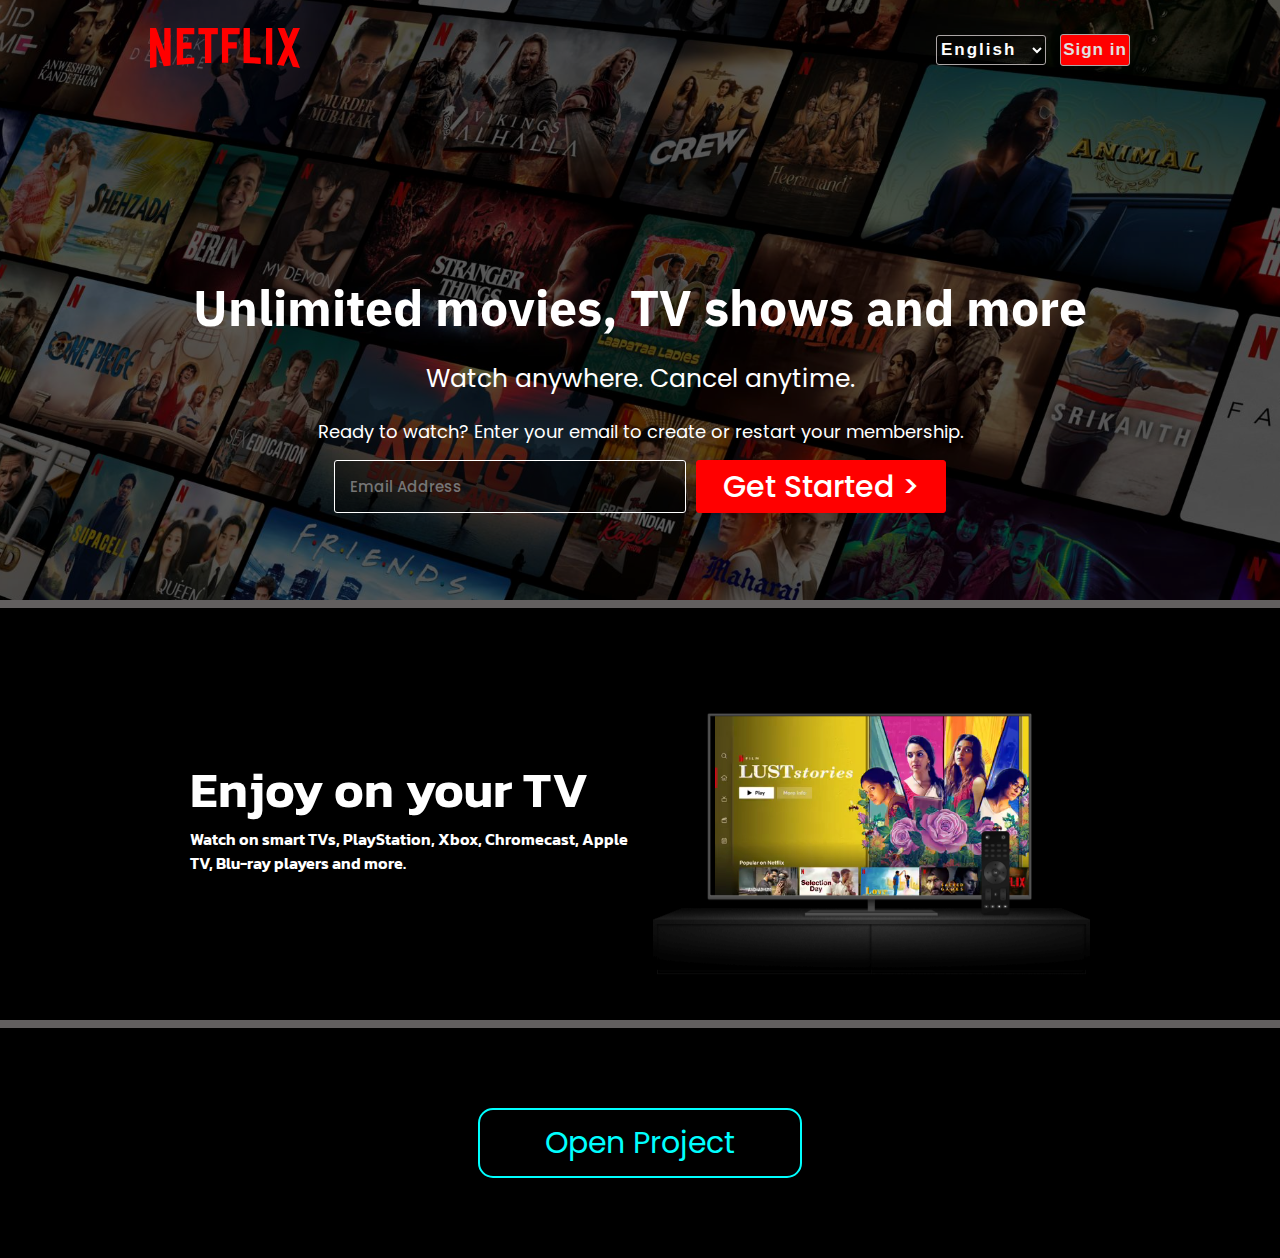
<file: netflix.html>
<!DOCTYPE html>
<html lang="en">
  <head>
    <meta charset="UTF-8" />
    <meta name="viewport" content="width=device-width, initial-scale=1.0" />
    <title>Responsive Netflix</title>
    <link rel="stylesheet" href="style.css" />
  </head>
  <body><script>
    alert("This website is incomplete as i fell short on time to make is responsive.... allthough i do have a non responsive netflix clone. I'm adding the link for my non responsive netflix at the end of this page")
  </script>
    <main class="main">
      <div class="upper-content">
        <nav class="nav">
          <div class="logo">
            <img class="logo-img" src="logo.svg" alt="" />
          </div>
          <div class="buttons">
            <select class="english" name="" id="" aria-placeholder="English">
              <option value="English">English</option>
              <option value="Hindi">Hindi</option>
            </select>
            <button class="sign-in">Sign in</button>
          </div>
        </nav>
      </div>
      <div class="bg-black"></div>
      <div class="content">
        <div class="first-main-heading">
          Unlimited movies, TV shows and more
        </div>
        <div class="first-small-heading">Watch anywhere. Cancel anytime.</div>
        <div class="ready-to-watch">
          Ready to watch? Enter your email to create or restart your membership.
        </div>
        <div class="first-lowest">
          <div class="email">
            <input class="email-x" type="text" placeholder="Email Address" />
          </div>
          <div class="get-started">
            <button class="get-started-button">Get Started &gt;</button>
          </div>
        </div>
      </div>
    </main>
    <div class="line-break"></div>

    <section class="second">
      <div class="sec-content">
        <div class="sec-headings">
          <div>Enjoy on your TV</div>
          <div>
            Watch on smart TVs, PlayStation, Xbox, Chromecast, Apple TV, Blu-ray
            players and more.
          </div>
        </div>

        <div class="tv">
          <img src="tv.png" alt="" />
          <video autoplay muted loop src="video-tv-in-0819.m4v"></video>
        </div>
      </div>
    </section>

    <div class="line-break"></div>

    <section class="third">

      <!-- <div class="third-content">

        <div class="third-image">
          <img src="mobile.jpg" alt="">
        </div>
        <div class="third-headings">

          <div>Download your shows to watch offline</div>
          <div>
            Save your favourites easily and always have something to watch.
          </div>

        </div> -->
      </div>
      <div class="non-res-page">
        <a class="non-res" href="not-res-netflix.html"><div class="button">Open Project</div></a>
      </div>


    </section>

    <section>
      
    </section>
  </body>
</html>
</file>
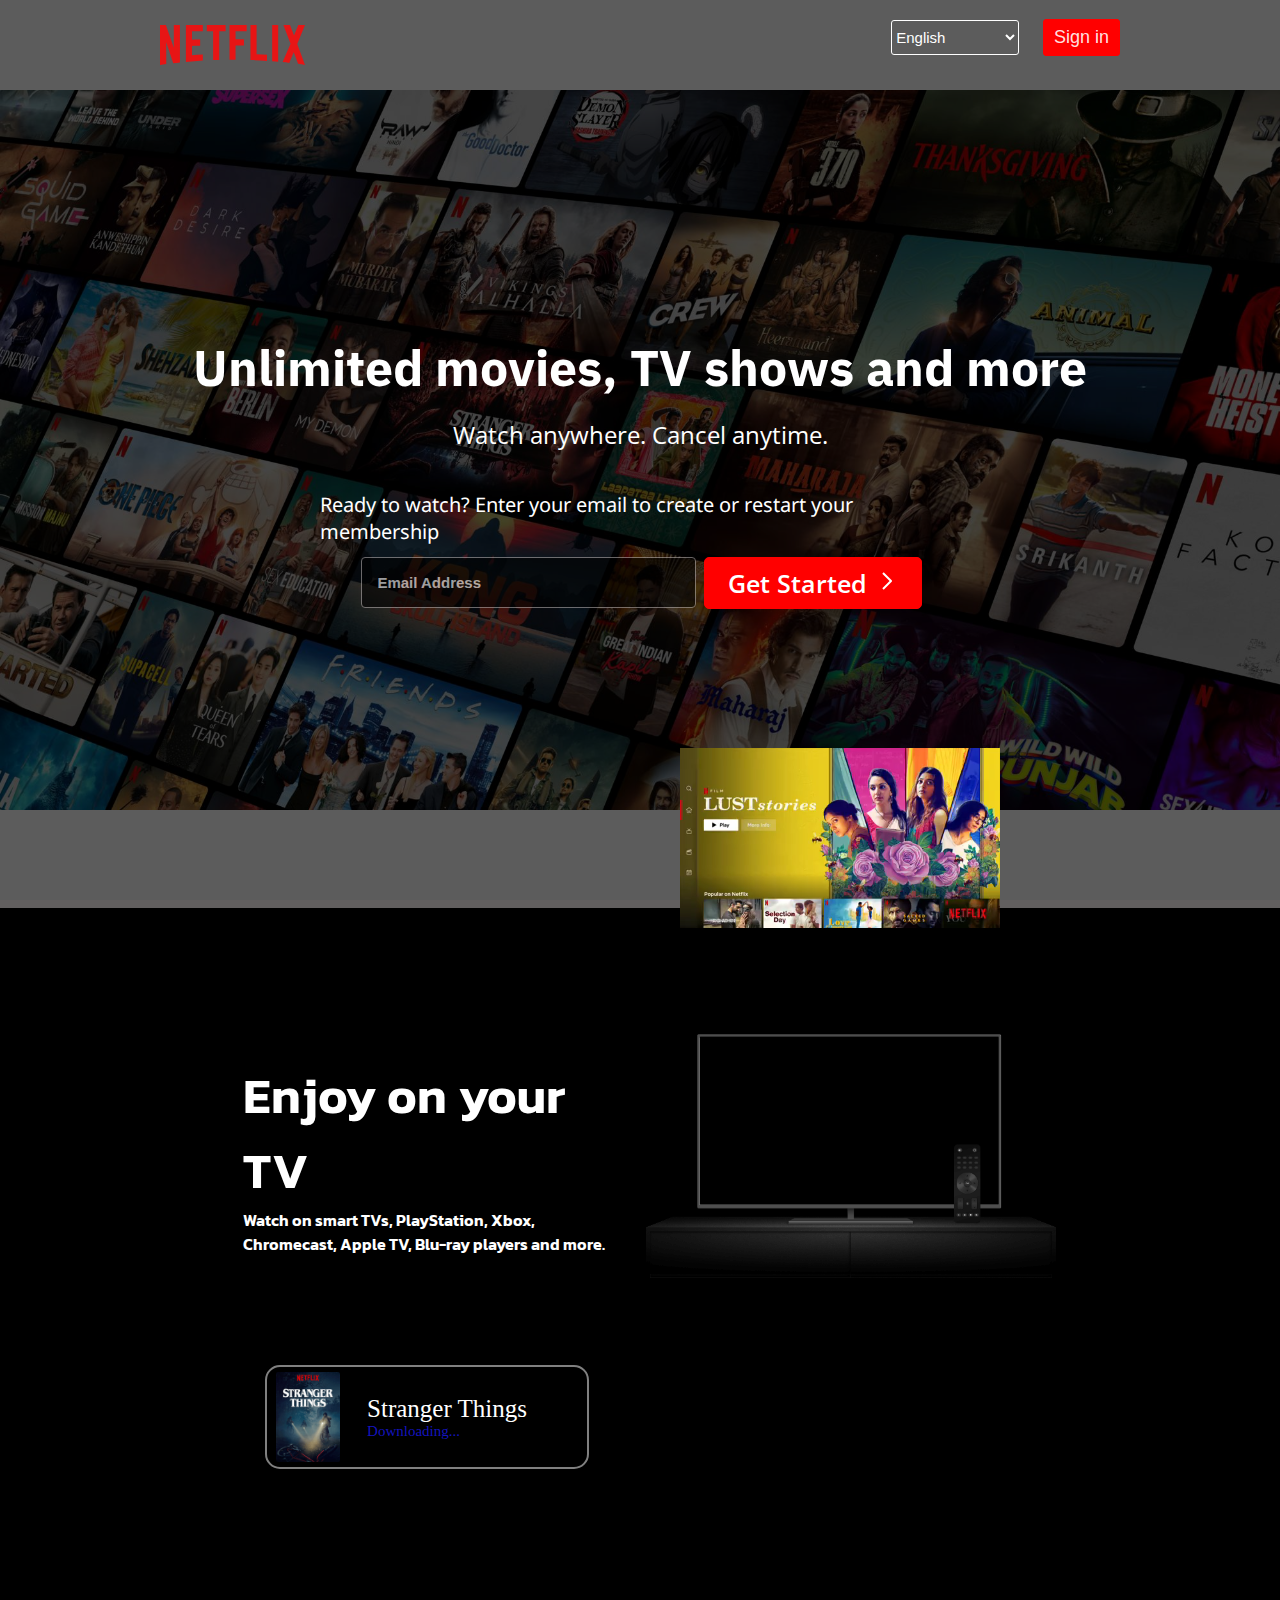
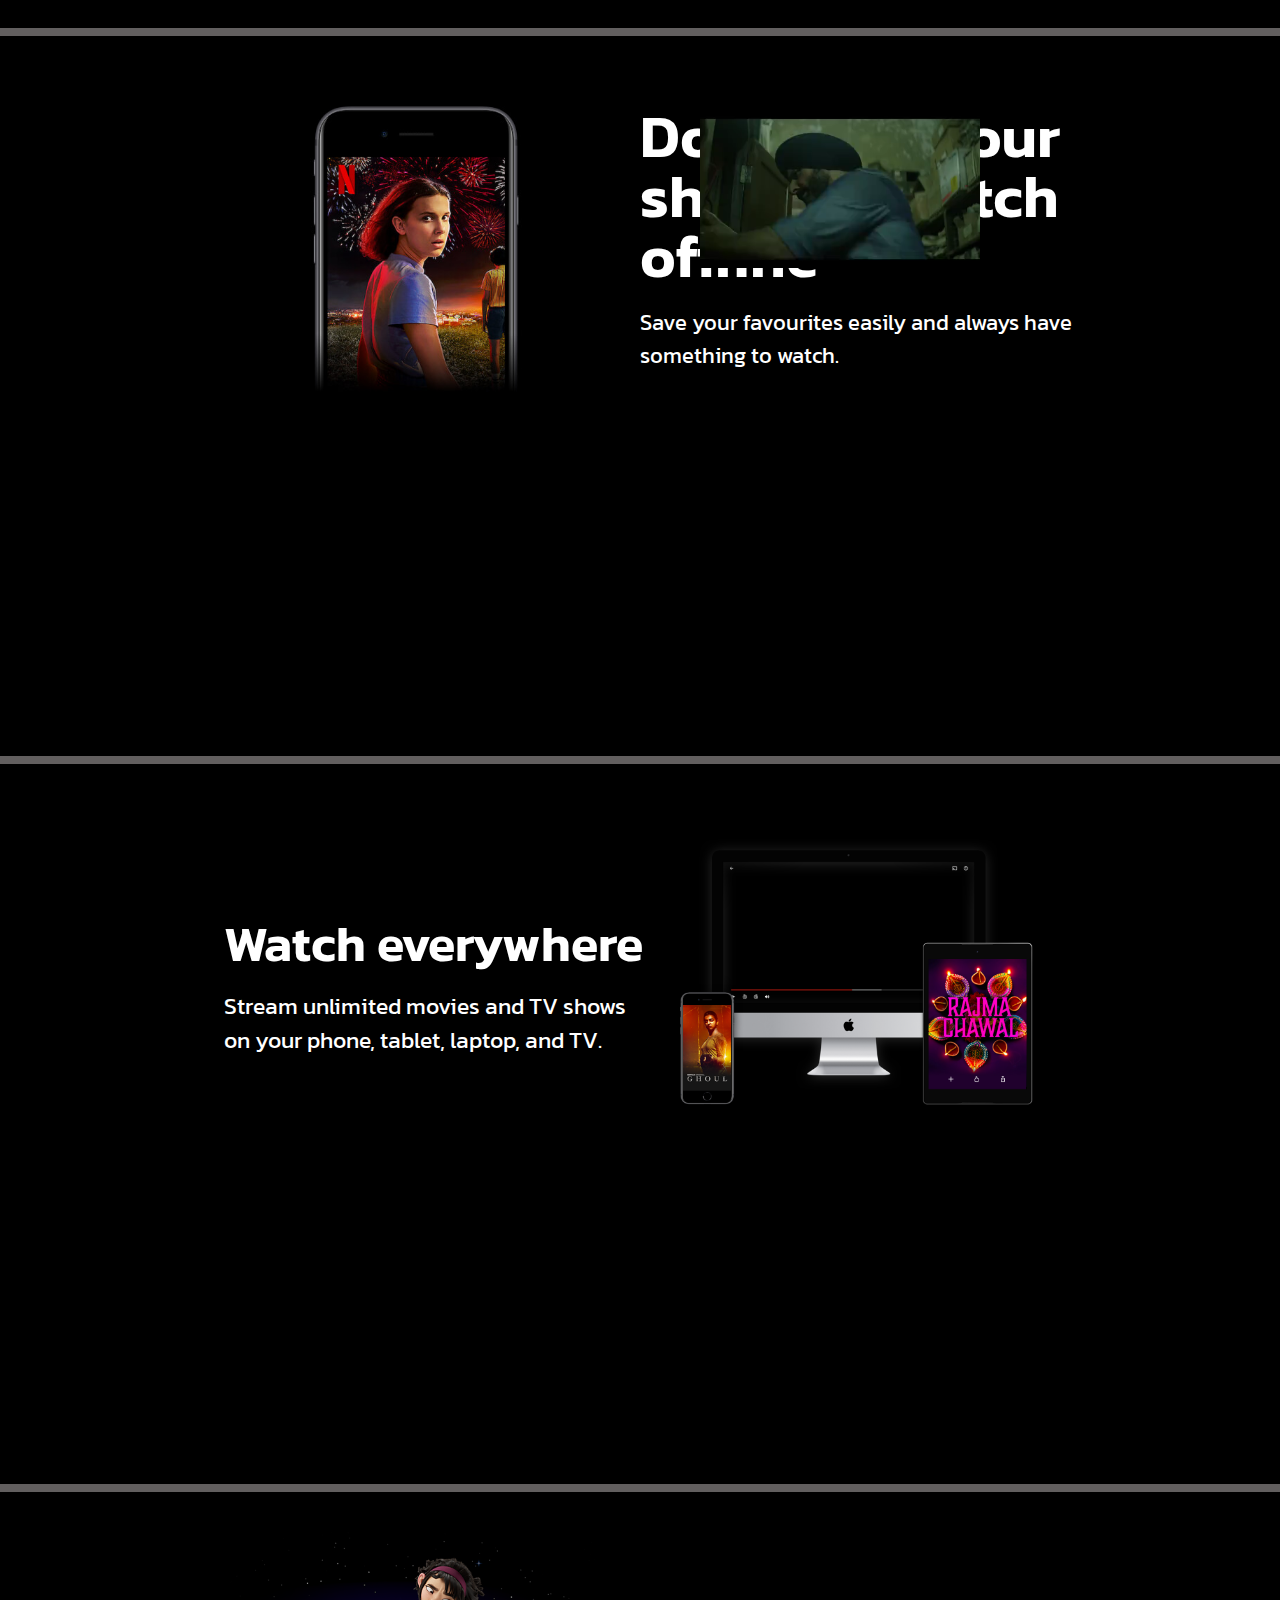
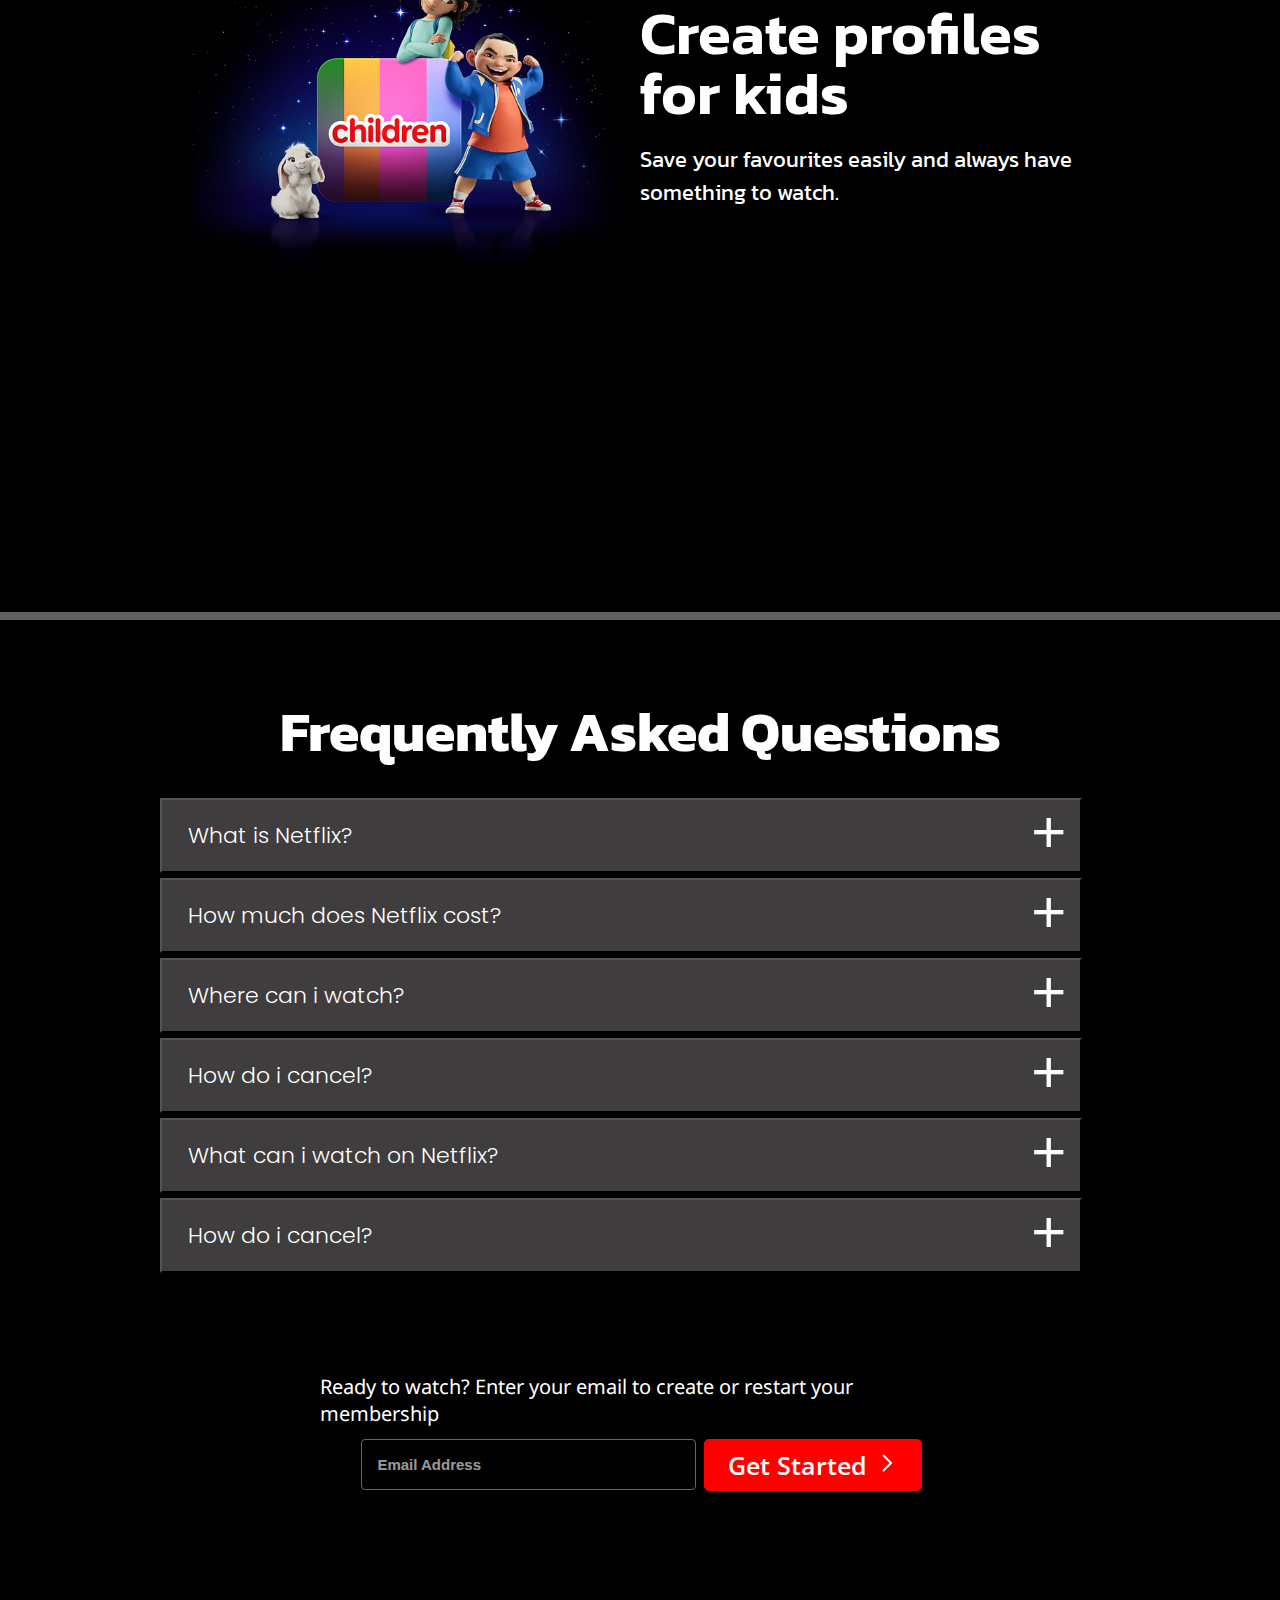
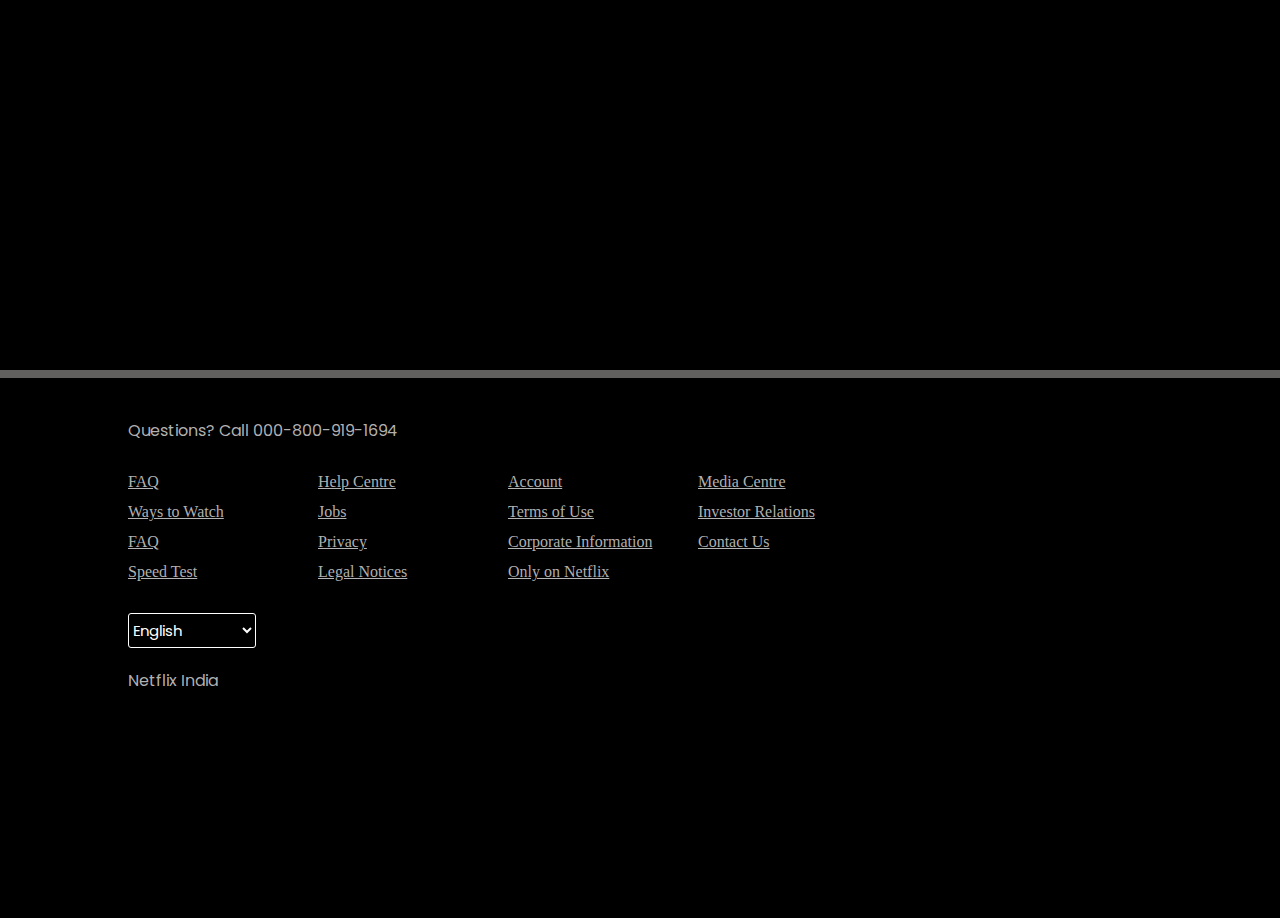
<file: not-res-netflix.html>
<!DOCTYPE html>
<html lang="en">
  <head>
    <meta charset="UTF-8" />
    <meta name="viewport" content="width=device-width, initial-scale=1.0" />
    <title>Document</title>
    <link rel="stylesheet" href="netflix.css" />
  </head>
  <body>
    <div class="main">
      <nav>
        <span>
          <img class="logo" src="logo1.svg" alt="" />
        </span>

        <div class="buttons">
          <select class="english" name="" id="" aria-placeholder="English">
            <option value="English">English</option>
            <option value="Hindi">Hindi</option>
          </select>
          <button class="signin">Sign in</button>
        </div>
      </nav>

      <div class="box"></div>

      <div class="content">
        <div class="upper">
          <p class="first">Unlimited movies, TV shows and more</p>
          <br />
          <div class="second-text">
            <p class="second">Watch anywhere. Cancel anytime.</p>
          </div>
        </div>
        <div class="lower">
          <div class="lower-text">
            Ready to watch? Enter your email to create or restart your
            membership
          </div>
        </div>
        <div class="upper-lower">
          <br />
          <div class="email">
            <input class="email-x" type="text" placeholder="Email Address" />
          </div>
          <div class="get-started">
            <button class="get-startedx">
              Get Started
              <svg
                class="svg-arrow"
                xmlns="http://www.w3.org/2000/svg"
                fill="none"
                width="24"
                height="24"
                viewBox="0 0 24 24"
                role="img"
                data-icon="ChevronRightStandard"
                aria-hidden="true"
              >
                <path
                  fill-rule="evenodd"
                  clip-rule="evenodd"
                  d="M15.5859 12L8.29303 19.2928L9.70725 20.7071L17.7072 12.7071C17.8948 12.5195 18.0001 12.2652 18.0001 12C18.0001 11.7347 17.8948 11.4804 17.7072 11.2928L9.70724 3.29285L8.29303 4.70706L15.5859 12Z"
                  fill="currentColor"
                ></path>
              </svg>
            </button>
          </div>
        </div>
      </div>
    </div>

    <div class="line-break"></div>

    <div class="second-content">
      <div class="second-main">
        <div class="first-view">
          <div class="video-one">
            <video
              class="videox"
              src="video-tv-in-0819.m4v"
              autoplay
              muted
              loop
            ></video>
          </div>
          <div class="sec-headings">
            <div class="main-heading">Enjoy on your TV</div>
            <div class="sec-text">
              Watch on smart TVs, PlayStation, Xbox, Chromecast, Apple TV,
              Blu-ray players and more.
            </div>
          </div>

          <div class="tv">
            <img class="tv-img" src="tv.png" alt="" />
          </div>
        </div>
      </div>
    </div>

    <div class="line-break"></div>

    <div class="third-content">
      <div class="all-three">
        <div class="third-logos">
          <img class="mobile" src="mobile.jpg" alt="" />
          <div class="downloading-screen">
            <div class="stranger-things-logo">
              <img src="box.png" alt="" class="downloading-image" />
            </div>
            <div class="writing-part">
              <div class="stranger-things">Stranger Things</div>
              <div class="writing-download">Downloading...</div>
            </div>
          </div>
        </div>

        <div class="third-headings">
          <div class="third-main-heading">
            Download your shows to watch offline
          </div>
          <div class="third-sec-heading">
            Save your favourites easily and always have something to watch.
          </div>
        </div>
      </div>
    </div>

    <div class="line-break"></div>

    <div class="fourth-content">
      <div class="fourth-main">
        <div class="fourth-view">
          <div class="video-four">
            <video
              class="videof"
              src="video-two.m4v"
              autoplay
              muted
              loop
            ></video>
          </div>
          <div class="fourth-headings">
            <div class="fourth-main-heading">Watch everywhere</div>
            <div class="fourth-text">
              Stream unlimited movies and TV shows on your phone, tablet,
              laptop, and TV.
            </div>
          </div>

          <div class="tv-two">
            <img class="tv-img-two" src="tv-two.png" alt="" />
          </div>
        </div>
      </div>
    </div>

    <div class="line-break"></div>

    <div class="fifth-content">
      <div class="all-fifth">
        <div class="fifth-logos">
          <img class="children" src="children.png" alt="" />
        </div>

        <div class="fifth-headings">
          <div class="fifth-main-heading">Create profiles for kids</div>
          <div class="fifth-sec-heading">
            Save your favourites easily and always have something to watch.
          </div>
        </div>
      </div>
    </div>

    <div class="line-break"></div>

    <div class="last">
      <div class="last-heading">
        <div class="frequently-asked">Frequently Asked Questions</div>
      </div>

      <div class="boxes">
        <div class="box-1">
          <button class="box-y box-1-1">
            What is Netflix?
            <div class="plus">+</div>
          </button>
          <div class="netflix-explanation">
            Netflix is a streaming service that offers a wide variety of
            award-winning TV shows, movies, anime, documentaries and more – on
            thousands of internet-connected devices. You can watch as much as
            you want, whenever you want, without a single ad – all for one low
            monthly price. There's always something new to discover, and new TV
            shows and movies are added every week!
          </div>

          <button class="box-y box-1-1">
            How much does Netflix cost?
            <div class="plus">+</div>
          </button>

          <button class="box-y box-1-1">
            Where can i watch?
            <div class="plus">+</div>
          </button>

          <button class="box-y box-1-1">
            How do i cancel?
            <div class="plus">+</div>
          </button>

          <button class="box-y box-1-1">
            What can i watch on Netflix?
            <div class="plus">+</div>
          </button>

          <button class="box-y box-1-1">
            How do i cancel?
            <div class="plus">+</div>
          </button>
        </div>
      </div>

      <div class="lower">
        <div class="lower-text">
          Ready to watch? Enter your email to create or restart your membership
        </div>
      </div>
      <div class="upper-lower">
        <br />
        <div class="email">
          <input class="email-x" type="text" placeholder="Email Address" />
        </div>
        <div class="get-started">
          <button class="get-startedx">
            Get Started
            <svg
              class="svg-arrow"
              xmlns="http://www.w3.org/2000/svg"
              fill="none"
              width="24"
              height="24"
              viewBox="0 0 24 24"
              role="img"
              data-icon="ChevronRightStandard"
              aria-hidden="true"
            >
              <path
                fill-rule="evenodd"
                clip-rule="evenodd"
                d="M15.5859 12L8.29303 19.2928L9.70725 20.7071L17.7072 12.7071C17.8948 12.5195 18.0001 12.2652 18.0001 12C18.0001 11.7347 17.8948 11.4804 17.7072 11.2928L9.70724 3.29285L8.29303 4.70706L15.5859 12Z"
                fill="currentColor"
              ></path>
            </svg>
          </button>
        </div>
      </div>
    </div>

    <div class="line-break"></div>

    <footer class="footer">
      <div class="topic">Questions? Call 000-800-919-1694</div>
      <div class="grid">
        <div class="grid11">FAQ</div>
        <div class="grid12">Help Centre</div>
        <div class="grid13">
          Account</div>
        <div class="grid14">
          Media Centre
        </div>
        <div class="grid21">Investor Relations
        </div>
        <div class="grid22">
          Jobs</div>
        <div class="grid23">Ways to Watch</div>
        <div class="grid24">Terms of Use</div>
        <div class="grid31">FAQ</div>
        <div class="grid32">Privacy</div>
        <div class="grid33">Corporate Information</div>
        <div class="grid34">Contact Us</div>
        <div class="grid41">Speed Test</div>
        <div class="grid42">Legal Notices</div>
        <div class="grid43">Only on Netflix</div>
        
      </div>


      <select class="english1" name="" id="" aria-placeholder="English">
        <option value="English">English</option>
        <option value="Hindi">Hindi</option>
      </select>


      <div class="india">
        Netflix India
      </div>
    </footer>
  </body>
</html>
</file>
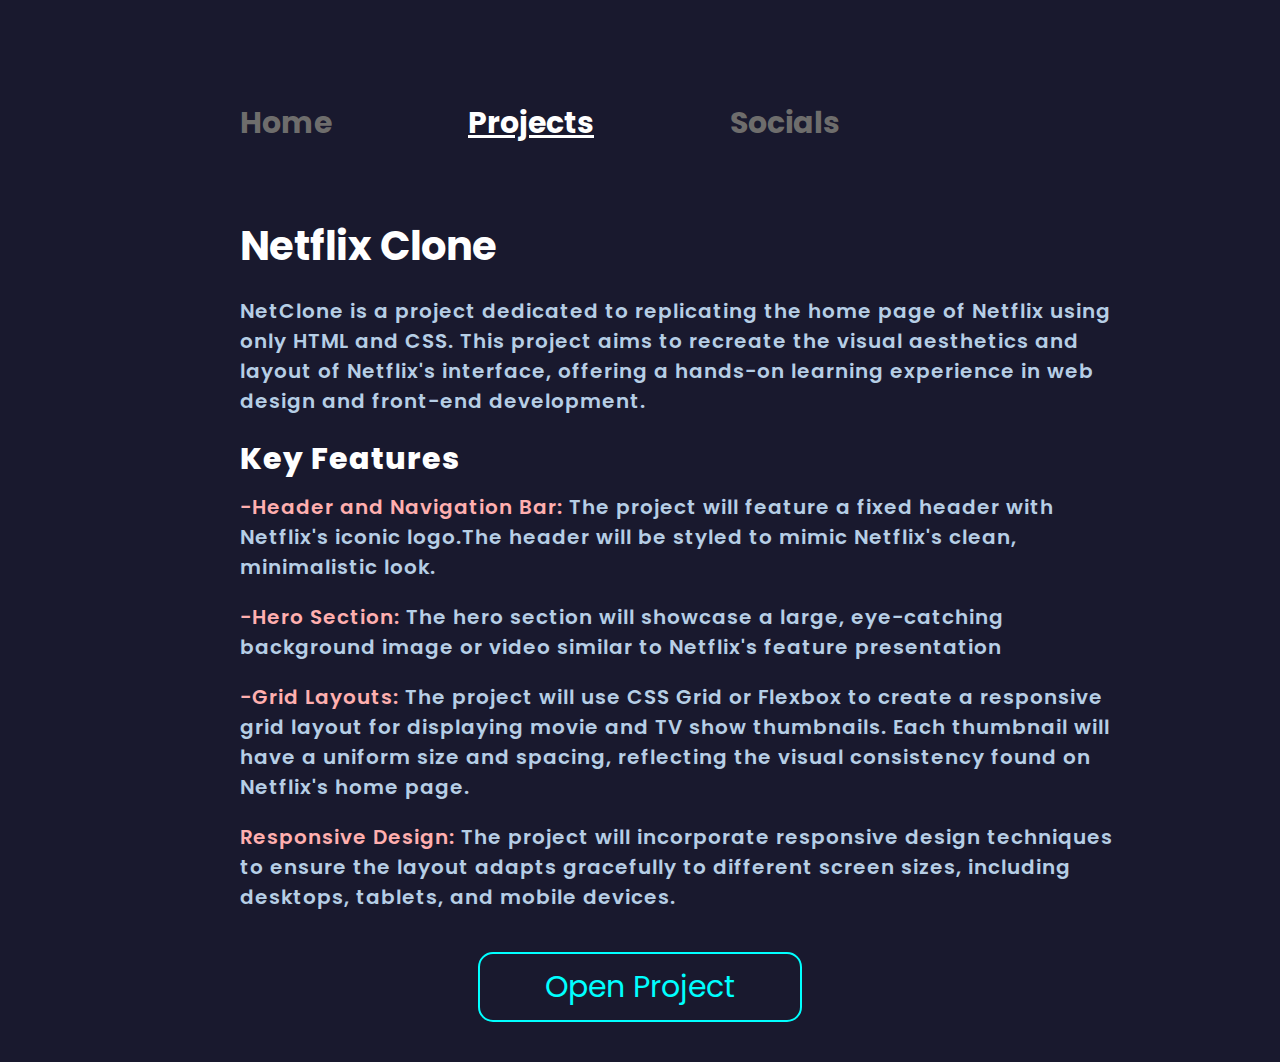
<file: projects.html>
<!DOCTYPE html>
<html lang="en">

<head>
  <meta charset="UTF-8" />
  <meta name="viewport" content="width=device-width, initial-scale=1.0" />
  <title>Document</title>
  <link rel="stylesheet" href="projects.css" />
</head>

<body>
  <div class="first-page">
    <div class="nav">
      <ul>
        <a href="index.html" class="links"><li>Home</li></a>
        <li class="project">Projects</li>
        <a href="socials.html" class="links"><li>Socials</li></a>
      </ul>
    </div>
    <div class="heading1">Netflix Clone</div>
    <div class="description">
      <div class="text1">
        NetClone is a project dedicated to replicating the home page of
        Netflix using only HTML and CSS. This project aims to recreate the
        visual aesthetics and layout of Netflix's interface, offering a
        hands-on learning experience in web design and front-end development.
      </div>
      <div class="text2">
        Key Features
      </div>
      <div class="text3">
        <span class="bolds">
          -Header and Navigation Bar:</span> The project will feature a fixed header with Netflix's iconic logo.The
        header will be styled to mimic Netflix's clean, minimalistic look.
      </div>
      <div class="text3">
        <span class="bolds">
          -Hero Section:</span> The hero section will showcase a large, eye-catching background image or video similar
        to Netflix's feature presentation
      </div>
      <div class="text3">
        <span class="bolds">
          -Grid Layouts:</span> The project will use CSS Grid or Flexbox to create a responsive grid layout for
        displaying
        movie and TV show thumbnails. Each thumbnail will have a uniform size and spacing, reflecting the visual
        consistency found on Netflix's home page.
      </div>
      <div class="text3">
        <span class="bolds">
          Responsive Design:</span> The project will incorporate responsive design techniques to ensure the layout adapts gracefully to different screen sizes, including desktops, tablets, and mobile devices.
      </div>
    </div>
    <a href="netflix.html"><div class="button">Open Project</div></a>
    
    
  </div>

  
</body>

</html>
</file>
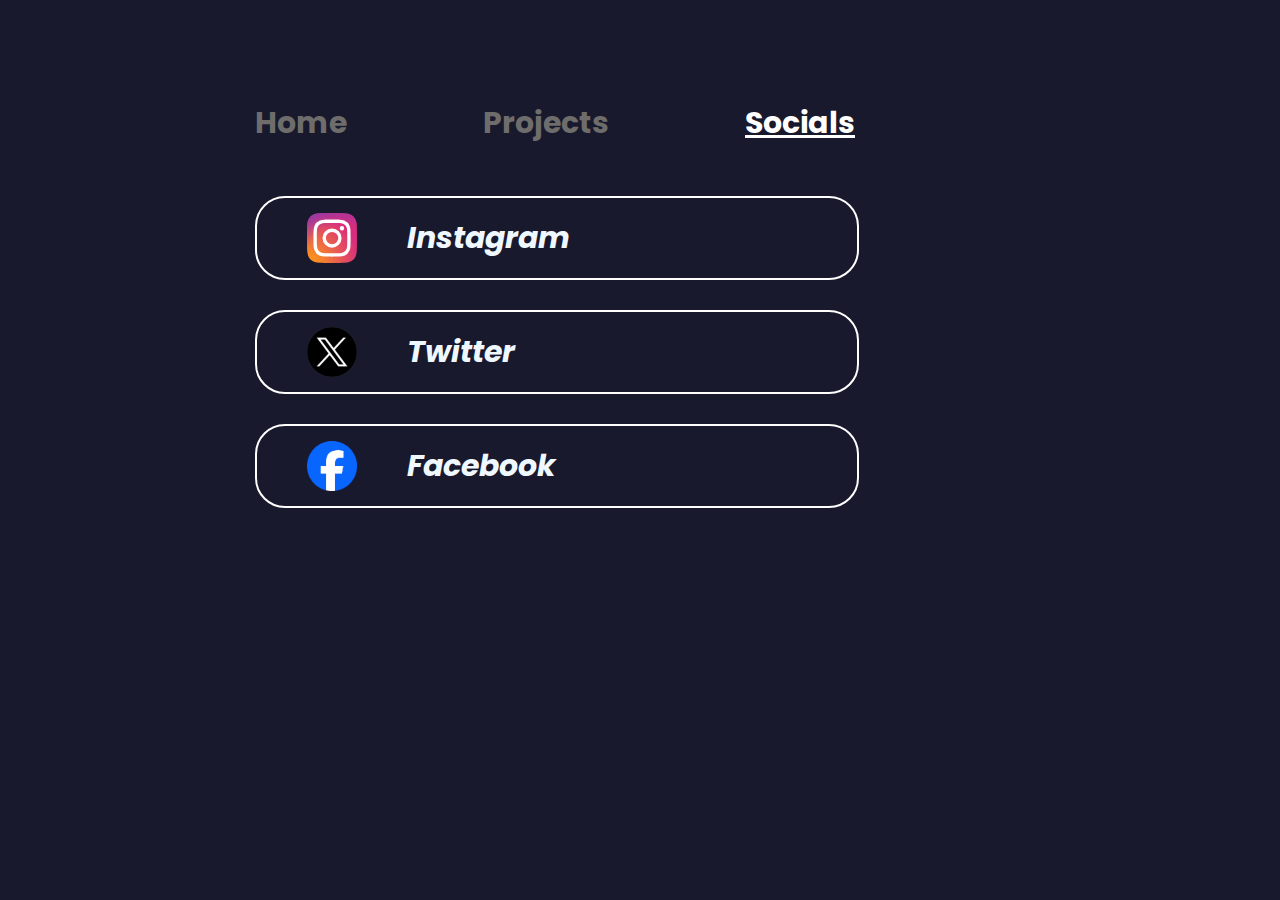
<file: socials.html>
<!DOCTYPE html>
<html lang="en">
<head>
    <meta charset="UTF-8">
    <meta name="viewport" content="width=device-width, initial-scale=1.0">
    <title>Document</title>
    <link rel="stylesheet" href="socials.css">
</head>
<body>
    <div class="first-page">
        <div class="nav">
            <ul>
                <a href="index.html" class="link-home links"><li>Home</li></a>
                <a href="projects.html" class="links"><li >Projects</li></a>
                <li class="socials">Socials</li>
              </ul>
        </div>
        <div class="all-links">
            <a class="social-links" href="https://www.instagram.com/_aadi._._/" target="_blank"><div class="instagram boxes">
                <img class="insta-logo logo" src="instagram.svg" alt="">
                <div class="insta-text texts">Instagram</div>
            </div></a>
            <a class="social-links" href="https://x.com/adityadrax" target="_blank"><div class="twitter boxes">
                <img class="insta-logo logo" src="twitter2.png" alt="">
                <div class="insta-text texts">Twitter</div>
            </div></a>
            <a class="social-links" href="https://www.facebook.com/profile.php?id=61553120446948" target="_blank"><div class="twitter boxes">
                <img class="insta-logo logo" src="facebook.png" alt="">
                <div class="insta-text texts">Facebook</div>
            </div></a>
        </div>
        
    </div>
</body>
</html>
</file>
<file: style.css>
@import url('https://fonts.googleapis.com/css2?family=Open+Sans:ital,wght@0,300..800;1,300..800&display=swap');
@import url('https://fonts.googleapis.com/css2?family=Roboto:ital,wght@0,100;0,300;0,400;0,500;0,700;0,900;1,100;1,300;1,400;1,500;1,700;1,900&display=swap');
@import url('https://fonts.googleapis.com/css2?family=Noto+Sans:ital,wght@0,100..900;1,100..900&family=Poppins:ital,wght@0,100;0,200;0,300;0,400;0,500;0,600;0,700;0,800;0,900;1,100;1,200;1,300;1,400;1,500;1,600;1,700;1,800;1,900&display=swap');
@import url('https://fonts.googleapis.com/css2?family=IBM+Plex+Sans:ital,wght@0,100;0,200;0,300;0,400;0,500;0,600;0,700;1,100;1,200;1,300;1,400;1,500;1,600;1,700&family=Open+Sans:ital,wght@0,300..800;1,300..800&display=swap');
@import url('https://fonts.googleapis.com/css2?family=IBM+Plex+Sans:ital,wght@0,100;0,200;0,300;0,400;0,500;0,600;0,700;1,100;1,200;1,300;1,400;1,500;1,600;1,700&display=swap');
@import url('https://fonts.googleapis.com/css2?family=Kanit:ital,wght@0,100;0,200;0,300;0,400;0,500;0,600;0,700;0,800;0,900;1,100;1,200;1,300;1,400;1,500;1,600;1,700;1,800;1,900&display=swap');
*{
    margin: 0;
    padding: 0;
}
body{
    overflow-x: hidden;
}
.main{
    width: 100vw;
    height: 600px;   
    background-image: url(bg.jpg);
    background-color: rgba(0, 0, 0, 0.738);
    object-fit: cover;
    background-repeat: no-repeat;
    background-position: center center;
    background-size: max(1400px,100vw);
    /* display: flex;
    justify-content: center; */
    
    
} 
.upper-content{
    display: flex;
    justify-content: center;
}
 
.bg-black{
    width: 100vw;
    height: 600px;
    position: absolute;
    top: 0%;
    background-color: rgba(0, 0, 0, 0.54);

} 

.logo-img{
    width: 150px;
    position: relative;
    z-index: 10;
    margin-left: 10px;
}
.nav{
    width: 1000px;
    height: 50px;
    margin-top: 25px;
    display: flex;
    justify-content: space-between;
    align-items: center;
    }
.english{
    position: relative;
    z-index: 10;
    width: 110px;
    height: 30px;
    margin-right: 10px;
    background-color: rgba(0, 0, 0, 0.309);
    color: rgb(255, 255, 255);
    /* font-family: poppins; */
    font-weight: 600;
    font-size: 17px;
    border: 1px solid rgb(172, 166, 166);
    border-radius: 3px;
    letter-spacing: 2px;
    
}
.sign-in{
    position: relative;
    z-index: 10;
    width: 70px;
    height: 32px;
    background-color: red;
    color: rgb(224, 224, 224);
    /* font-family: poppins; */
    font-weight: 600;
    font-size: 17px;
    border: 1px solid rgb(172, 166, 166);
    border-radius: 3px;
    letter-spacing: 1px;
    margin-right: 10px;
    
}

.first-main-heading{
    position: relative;
    z-index: 10;
    color: white;
    font-family: "IBM Plex Sans", sans-serif;
    font-weight: 1000;
    font-style: normal;
    font-size:50px;
    color: rgb(255, 255, 255);
    margin-left: 15px;
    margin-right: 15px;
    display: flex;
    justify-content: center;
    text-align: center;
    
    
}
.content{
    display: grid;
    justify-content: center;
    margin-top: 200px;
}
.first-small-heading{
    font-family: poppins;
    font-size: 25px;
    color: rgb(255, 255, 255);
    
    margin: auto;
    position: relative;
    z-index: 10;
    margin-top: 20px;
    display: flex;
    justify-content: center;
    text-align: center;
    margin-left: 15px;
    margin-right: 15px;
}
.ready-to-watch{
    font-family: poppins;
    font-size: 18px;
    color: rgb(255, 255, 255);
    
    margin: auto;
    position: relative;
    z-index: 10;
    margin-top: 20px;
    display: flex;
    justify-content: center;
    text-align: center;
    margin-left: 15px;
    margin-right: 15px;
}
.first-lowest{
    
    
    height: 58px;
    margin: auto;
    margin-top: 15px;
    display: flex;
    justify-content: space-between;
    position: relative;
    z-index: 10;
    margin-bottom: 30px;
}
.email-x{
    width: 335px;
    height: 51px;
    background-color: rgba(0, 0, 0, 0.37);
    border: 1px solid grey;
    border: 1px solid rgb(255, 255, 255);
    border-radius: 3px;
    color: white;
    font-weight: 500;
    font-family: poppins;
    font-size: 15px;
    padding-left: 15px;
    margin-right: 10px;
}

.get-started-button{
    width: 250px;
    height: 53px;
    background-color: red;
    color: white;
    font-weight: 500;
    font-family: poppins;
    font-size: 30px;
    position: relative;
    z-index: 10;
    border: 1px solid red;
    border-radius: 3px;
    
}
.line-break{
    width: 100vw;
    height: 8px;
    background-color: rgb(98, 95, 95);
}
.second{
    background-color: black;
    padding-top: 40px;
    padding-bottom: 40px;
    
}
.sec-content{
    display: flex;
    justify-content: space-between;
    align-items: center;
    max-width: 900px;
    margin: auto;
    
    
    
    
    
}
.sec-headings{
    width: 450px; 
}
.sec-headings div:first-child{
    font-size: 50px;
    color: white;
    font-family: "Kanit", sans-serif;
    font-weight: 600;
    font-style: normal;
     
}
.sec-headings div:nth-child(2){
    color: white;
    font-family: "Kanit", sans-serif;
    font-weight: 600;
    font-style: normal;
}
.tv{
    position: relative;
}

.tv img{
    width: 437px;
    position: relative;
    z-index: 10;
}
.tv video{
    position: absolute;
    width: 324px;
    right: 4vw;
    top: 67px;
}

.third{
    background-color: black;
    padding-top: 40px;
    padding-bottom: 40px;
    
}
.third-content{
    display: flex;
    justify-content: space-between;
    align-items: center;
    max-width: 900px;
    margin: auto;
} 
.third-headings{
    width: 450px; 
}
.third-headings div:first-child{
    font-size: 50px;
    color: white;
    font-family: "Kanit", sans-serif;
    font-weight: 600;
    font-style: normal;
    line-height: 60px;
     
}
.third-headings div:nth-child(2){
    color: white;
    font-family: "Kanit", sans-serif;
    font-weight: 600;
    font-style: normal;
}
.third-image img{
    width: 500px;
}
.button:hover{
    border-color: magenta;
    color: white;
    box-shadow: 0 20px 20px -10px magenta;
    transform: translateY(-10px);
}
 .button{background: none;
    color: cyan;
    border: 2px solid cyan;
    padding: 10px 10px;
    font-size: 20;
    border-radius: 0.5em;
    cursor: pointer;
    transition: all 0.25s ease-in-out;
    font-family: "Poppins", sans-serif;


    cursor: pointer;
    width: 300px;
    /* border: 2px solid rgb(34, 0, 255); */
    /* height: 50px; */
    /* border-radius: 20px; */
    margin: auto;
    margin-top: 40px;
    margin-bottom: 40px;
    /* color: white; */
    font-size: 30px;
    /* font-family: "Poppins", sans-serif; */
    /* font-weight: 700; */
    text-align: center;
    /* background-color: rgba(126, 126, 242, 0.817); */
 }
 .non-res{
    text-decoration: none;
 }
@media all and (max-width:900px){
    .sec-content{
        display: grid;
        justify-content: center;
    }
    .sec-headings div:first-child{
        text-align: center;

    }
    .sec-headings div:nth-child(2){
        text-align: center;
    }
    
}    
@media all and (max-width:1000px) and (min-width:900px){
    .tv video {
        position: absolute;
        right: 6vw;
    }
}

@media all and (max-width:900px) and (min-width:750px){
    .tv video {
        right: 8vw;
    }

}
@media all and (max-width:750px) and (min-width:600px){
    .tv video {
        right: 10vw;
    }

}
@media all and (max-width:600px) and (min-width:450px){
    .tv{
        margin: auto;
    }
    .tv img{
        width:300px;
    }
    .sec-content{
        display: grid;
        justify-content: center;

    }
    .tv video{
        width:220px;
        position: absolute;
        right: 7vw;
        top: 4vh;
        
    }
    .sec-headings div:first-child{
        text-align: center;
        font-size: 20px;

    }
    .sec-headings div:nth-child(2){
        text-align: center;
        font-size: 8px;
    }

}
@media all and (max-width:550px) and (min-width:450px){
    .tv video{
        width:220px;
        position: absolute;
        right:8vw;
        
    }
    .sec-headings{
        width: 350px;
    }
}
@media all and (max-width:450px) {
    .sec-headings div:first-child{
        text-align: center;
        font-size: 15px;

    }
    .sec-headings div:nth-child(2){
        text-align: center;
        font-size: 5px;
    }
    .tv img{
        width: 250px;
    }
    .sec-content{
        display: grid;
        justify-content: center;
    }
    .tv{
        margin: auto;
    }
    .tv video{
        width:190px;
        position: absolute;
        top: 3vh;
        right: 7vw;
        
    }
    .sec-headings{
        width: 80vw;
    }
}






@media all and (max-width:1120px)
{
    .sec-headings div:first-child{
        font-size: 30px;
    }
    .sec-headings div:nth-child(2){
        font: 12px;
    }
    
    
}

@media all and (max-width:1400px) and (min-width:1000px)
{
    .tv video{
        right: 4vw;
    }
}


@media all and (max-width:3000px) and (min-width:2000px)
{
    .tv video{
        right: 2vw;
    }
}

@media all and (max-width:2000px) and (min-width:1500px)
{
    .tv video{
        right: 3vw;
    }
}

@media all and (max-width:921px) and (min-width:650px)
{
    .content{
        margin-top: 100px;
    }
}
@media all and (max-width:649px)
{
    .content{
        margin-top: 80px;
    }
    .first-lowest{
        display: grid;
    }
    .get-started-button{
        width: 200px;
        font-size: 25px;   
    }
    .get-started{
        margin: auto;
        margin-top: 30px;
    }
    .first-main-heading{
        font-size: 35px;
    }
    .logo-img{
        width: 120px;
    }
}
@media all and (max-width:400px)
{
    .email-x{
        width: 280px;
    }
    .first-main-heading{
        font-size: 30px;
    }
    .first-small-heading{
        font-size: 18px;
    }
    .ready-to-watch{
        font-size: 12px;
    }
    .email-x{
        margin-top: 40px;
    }
    .get-started{
        margin-top: 30px;
    }
    .english{
        width: 45px;
    }
    .sign-in{
        font-size: 11px;
        width: 50px;
    }
}
@media all and (max-width:320px)
{
    .email-x{
        width:180px;
    }
}
</file>
<file: netflix.css>
@import url('https://fonts.googleapis.com/css2?family=Open+Sans:ital,wght@0,300..800;1,300..800&display=swap');
@import url('https://fonts.googleapis.com/css2?family=Roboto:ital,wght@0,100;0,300;0,400;0,500;0,700;0,900;1,100;1,300;1,400;1,500;1,700;1,900&display=swap');
@import url('https://fonts.googleapis.com/css2?family=Noto+Sans:ital,wght@0,100..900;1,100..900&family=Poppins:ital,wght@0,100;0,200;0,300;0,400;0,500;0,600;0,700;0,800;0,900;1,100;1,200;1,300;1,400;1,500;1,600;1,700;1,800;1,900&display=swap');
@import url('https://fonts.googleapis.com/css2?family=IBM+Plex+Sans:ital,wght@0,100;0,200;0,300;0,400;0,500;0,600;0,700;1,100;1,200;1,300;1,400;1,500;1,600;1,700&family=Open+Sans:ital,wght@0,300..800;1,300..800&display=swap');
@import url('https://fonts.googleapis.com/css2?family=IBM+Plex+Sans:ital,wght@0,100;0,200;0,300;0,400;0,500;0,600;0,700;1,100;1,200;1,300;1,400;1,500;1,600;1,700&display=swap');
@import url('https://fonts.googleapis.com/css2?family=Kanit:ital,wght@0,100;0,200;0,300;0,400;0,500;0,600;0,700;0,800;0,900;1,100;1,200;1,300;1,400;1,500;1,600;1,700;1,800;1,900&display=swap');
*{
    padding: 0;
    margin: 0;
}
.main{
    background-image: url(bg.jpg);
    height: 100vh;
    background-size: max(1200px,100vw);
    position: relative;
    background-position: center center;
    background-repeat: no-repeat;
    
}
.main .box{
    height: 100vh;
    width: 100%;
    background-color: black;
    opacity: 0.64;
    position: absolute;
    top: 0%;
}
.logo{
    width: 145px;
    position: relative;
    z-index: 10;
    padding-top: 29px;
}
nav{
    
    display: flex;
    max-width: 75vw;
    align-items: center;
    margin: auto;
    justify-content: space-between;
    height: 65px;
    
}
.buttons{
    position: relative;
    z-index: 10;
}
.content{
    
    position: relative;
    z-index: 10;
    
}
.upper{
    display: grid;
    grid-template-areas: "first"
                          "second";
    width: 75vw;
    margin: auto;
    justify-content: center;
    margin-top: 30vh;
}
.english{
    width: 10vw;
    height: 35px;
    background-color: rgba(0, 0, 0, 0);
    color: white;
    font-size: 15px;
    margin-top:10px ;
    margin-right: 20px;
    border: 1px solid white;
    border-radius: 3px;
    }


.signin{
    width: 6vw;
    height: 37px;
    background-color: red;
    color: rgba(255, 255, 255, 0.889);
    border: 1px solid red;
    border-radius: 3px;
    font-size: 18px;

}
    
.first{
    font-family: "IBM Plex Sans", sans-serif;
    font-weight: 1000;
    font-style: normal;
    font-size:50px;
    color: white;
    margin-bottom: 0cm;

}
.second{
    font-family: "Open Sans", sans-serif;
    font-optical-sizing: auto;
    font-weight: 400;
    font-size: 24px;
    font-style: normal;
    color: white;


}
.second-text{
    margin: auto;
}
.lower{
    width: 50vw;
    display: flex;
    justify-content: center;
    margin: auto;
    margin-top: 40px;
    

}
.lower-text{
    color: white;
    font-family: "Noto Sans", sans-serif;
    font-optical-sizing: auto;
    font-weight: 400;
    font-style: normal;
    font-size: 20px;

}
.upper-lower{
    
    display: flex;
    width: 44vw;
    margin: auto;
    
    margin-top: 12px;
    
    
}
.email-x{
    width: 26vw;
    height: 49px;
    margin-left: 0%;
    margin-left: 3px;
    opacity: 0.6;
    background-color: black;
    border: 1px solid rgb(174, 168, 168);
    border-radius: 4px;
    color: white;
    font-size: 15px;
    font-weight: 700;
}
::placeholder{
    font-size: 15px;
    padding-left: 15px;
    color: white;

}

.get-startedx{
    width: 17vw;
    height: 52px;
    margin-left: 5px;
    background-color: red;
    font-size: 25px;
    color: white;
    font-family: "Open Sans", sans-serif;
    font-optical-sizing: auto;
    font-weight: 600;
    font-style: normal;
    margin-bottom: 19px;
    border: 1px solid red;
    border-radius: 5px;
}
.get-started{
    display: flex;
    align-items: center;
    margin-left: 3px;
    align-items: center;
    
}
.side-arrow{
    color: white;
    margin-top: 40px;
}
.line-break{
    width: 100vw;
    height: 8px;
    background-color: rgb(98, 95, 95);
}

.second-main{
    height: 80vh;
    width: 100vw;
    background-color: black;
    
}


.main-heading{
    font-size: 50px;
    color: white;
    font-family: "Kanit", sans-serif;
    font-weight: 600;
    font-style: normal;
     
}
.sec-text{
    color: white;
    font-family: "Kanit", sans-serif;
    font-weight: 600;
    font-style: normal;

}
.first-view{
    display: flex;
    width: 65vw;
    margin: auto;
    justify-content: space-between;
}
.sec-headings{
    position: relative;
    top: 150px;
    width: 30vw;
}

.tv{
    position: relative;
    top: 65px;
}

.tv-img{
    width: 32vw;
}
.videox{
    width: 320px;
    position: absolute;
    top: 748px;
    right: 280px;

}

.third-content{
    height: 80vh;
    background-color: black;
}

.all-three{
    display: flex;
    width: 70vw;
    
    height: 70vh;
    margin: auto;
    
}
.third-logos .mobile{
     width: 35vw;
}
.third-main-heading{
    color: white;
    font-family: "Kanit", sans-serif;
    font-weight: 600;
    font-style: normal;
    line-height: 60px;
    font-size: 60px;
    margin-top: 70px;

}
.all-three{
    display: flex;
    
    justify-content: space-between;
    
}
.third-headings{
    background-color: 
    
}
.third-sec-heading{
     font-size: 22px;
     font-family: "Kanit", sans-serif;
    font-weight: 400;
    font-style: normal;
    color: white;
    margin-top: 20px;
}
.third-logos{
    margin-top: 20px;
}
.downloading-screen{
    position: absolute;
    width: 320px;
    height: 100px;
    background-color: rgb(0, 0, 0);
    border: 2px solid grey;
    border-radius: 15px;
    display: flex;
    justify-content: space-between;
    align-items: center;  
    top: 1365px;
    left: 265px;
}
.downloading-image{
    height: 90px;
    margin-left: 9px;
    margin-top: 3px;
    border-radius: 2px;   
}

.writing-part{
    margin-right: 60px;
}

.stranger-things{
    font-size: 25px;
    color: white;
}
.writing-download{
    font-size: 15px;
    color: rgb(20, 20, 190);
}




.fifth-content{
    height: 80vh;
    background-color: black;
}

.all-fifth{
    display: flex;
    width: 70vw;
    
    height: 70vh;
    margin: auto;
    
}
.fifth-logos .children{
     width: 35vw;
}
.fifth-main-heading{
    color: white;
    font-family: "Kanit", sans-serif;
    font-weight: 600;
    font-style: normal;
    line-height: 60px;
    font-size: 60px;
    margin-top: 70px;

}
.all-fifth{
    display: flex;
    
    justify-content: space-between;
    
}
.fifth-headings{
    
    margin-top: 41px;
    
}
.fifth-sec-heading{
     font-size: 22px;
     font-family: "Kanit", sans-serif;
    font-weight: 400;
    font-style: normal;
    color: white;
    margin-top: 20px;
}
.fifth-logos{
    margin-top: 40px;}








.fourth-main{
    height: 80vh;
    width: 100vw;
    background-color: black;
    
}
.fourth-main-heading{
    font-size: 50px;
    color: white;
    font-family: "Kanit", sans-serif;
    font-weight: 600;
    font-style: normal;
    line-height: 60px;
     
}
.fourth-text{
    color: white;
    font-family: "Kanit", sans-serif;
    font-weight: 400;
    font-style: normal;
    margin-top: 15px;
    font-size: 23px;
    

}
.fourth-view{
    display: flex;
    width: 65vw;
    margin: auto;
    justify-content: space-between;
}
.fourth-headings{
    position: relative;
    top: 150px;
    width: 35vw;
}

.tv-two{
    position: relative;
    top: 65px;
}

.tv-img-two{
    width: 32vw;
}
.videof{
    width: 280px;
    position: absolute;
    top: 1710px;
    right: 300px;

}



.last{
    background-color: black;
    height: 150vh;
    
    
}

.frequently-asked{
    color: white;
    font-size: 55px;
    font-family: "Kanit", sans-serif;
    font-weight: 700;
    font-style: normal;
    margin-top: 70px;
    /* background-color: aqua; */
}
.last-heading{
    width: 60vw;
    margin: auto;    
    display: flex;
    justify-content: center;
}
.boxes{
    width: 75vw;
    margin: auto;
    display: flex;
    /* justify-content: center; */
    margin-top: 20px;

}
.box-y{
    height: 75px;
    width: 72vw;
    background-color: rgba(168, 163, 163, 0.375);
    font-size: 22px;
    color: white;
    font-family: poppins;
    font-weight: 300;
    display: flex;
    justify-content: space-between;
    align-items: center;
    padding-left: 2vw;
    padding-right: 1vw;
    margin-top: 5px;
}
.plus{
    font-size: 60px;
    font-weight: 150;
    font-family: 'Courier New', Courier, monospace;
}
.netflix-explanation{
    width: 67.9vw;
    background-color:rgba(168, 163, 163, 0.375) ;
    color: white;
    font-family: poppins;
    font-weight: 300;
    font-size: 25px;
    padding-left: 2vw;
    padding-right: 2vw;
    padding-top: 20px;
    height: 250px;
    display: none;
}    
.box-y:hover{
    background-color: rgba(119, 116, 112, 0.713);
}
.box-1{
    margin-bottom: 60px;
}
.footer{
    height:60vh;
    background-color: black;
}
.grid{
    margin-top: 30px;
    margin-left: 10vw;
    color: rgba(210, 210, 210, 0.855);
    display: grid;
    grid-template-columns:190px 190px 190px 190px;
    grid-template-rows: 30px 30px 30px 30px;
    text-decoration: underline;
}
.grid11{
    grid-row: 1/1;
    grid-column: 1/1;
}
.grid12{
    grid-row: 1/1;
    grid-column: 2/3;
}
.grid13{
    grid-row: 1/1;
    grid-column: 3/4;
}
.grid14{
    grid-row: 1/1;
    grid-column: 4/5;
}
.grid21{
    grid-row: 2/3;
    grid-column: 1/2;
}
.grid22{
    grid-row: 2/3;
    grid-column: 2/3;
}
.grid21{
    grid-row: 2/3;
    grid-column: 3/4;
}
.grid21{
    grid-row: 2/3;
    grid-column: 4/5;
}


.topic{
    color: rgba(210, 210, 210, 0.855);
    padding-top: 40px;
    padding-left: 10vw;
    font-family: poppins;
}

.english1{
    width: 10vw;
    height: 35px;
    background-color: rgba(0, 0, 0, 0);
    color: white;
    font-size: 15px;
    margin-top:20px ;
    margin-left: 10vw;
    border: 1px solid white;
    border-radius: 3px;
    font-family: poppins;
    }
.india{
    color: rgba(210, 210, 210, 0.855);
    margin-left: 10vw;
    margin-top: 20px;
    font-family: poppins;
}
</file>
<file: projects.css>
@import url('https://fonts.googleapis.com/css2?family=Edu+VIC+WA+NT+Beginner:wght@400..700&family=Kanit:ital,wght@0,100;0,200;0,300;0,400;0,500;0,600;0,700;0,800;0,900;1,100;1,200;1,300;1,400;1,500;1,600;1,700;1,800;1,900&family=Poppins:ital,wght@0,100;0,200;0,300;0,400;0,500;0,600;0,700;0,800;0,900;1,100;1,200;1,300;1,400;1,500;1,600;1,700;1,800;1,900&family=Source+Code+Pro:ital,wght@0,200..900;1,200..900&display=swap');
*{
    margin: 0;
    padding: 0;
}
body{
    background-color: rgba(7, 7, 29, 0.927) ;
    display: flex;
    justify-content: center;
}
.first-page{
    
    width: 900px;
    max-width: 800px;
    /* margin-left: 30px; */
    
    

}
ul{
    
    margin-top: 100px;
    width: 600px;

    max-width: 600px;
    display: flex;
    justify-content: space-between;
    
    font-family: "Poppins", sans-serif;
    font-weight: 700;
    font-size: 30px;
    list-style-type: none;
    color: rgb(110, 109, 108);

}
.links{
    color: rgb(110, 109, 108);
    text-decoration: none;
} 
.links:hover{
    color: pink;
    transform: translate(5px);
    transition: 0.2s ease;
}
.link-home:hover{
    color: aliceblue;
}
.project{
    color: white;
    text-decoration: underline;
}
.heading1{
    font-family: "Poppins", sans-serif;
    font-weight: 700;
    font-size: 40px;
    margin-top: 70px;
    color:rgb(255, 255, 255)
}
.description{
    margin-top: 20px;
    color: rgb(182, 206, 229);
    font-size: 20px;
    width: 900px;
    font-family: "Poppins", sans-serif;
    font-weight: 600;
    letter-spacing: 1px;
}   
.text2{
    font-size: 30px;
    color: rgb(255, 255, 255);
    margin-top: 20px;
    font-weight: 800;
    letter-spacing: 1px;
}
.text3{
    margin-top: 10px;
    margin-bottom: 20px;
}
.bolds{
    color: rgb(255, 175, 175);
}
/* .asdf{
    margin-top: 10px;
    margin-bottom: 20px;
}
.bolds1{
    color: rgb(255, 175, 175);
} */
 .button:hover{
    border-color: magenta;
    color: white;
    box-shadow: 0 20px 20px -10px magenta;
    transform: translateY(-10px);
}
 .button{background: none;
    color: cyan;
    border: 2px solid cyan;
    padding: 10px 10px;
    font-size: 20;
    border-radius: 0.5em;
    cursor: pointer;
    transition: all 0.25s ease-in-out;
    font-family: "Poppins", sans-serif;


    cursor: pointer;
    width: 300px;
    /* border: 2px solid rgb(34, 0, 255); */
    /* height: 50px; */
    /* border-radius: 20px; */
    margin: auto;
    margin-top: 40px;
    margin-bottom: 40px;
    /* color: white; */
    font-size: 30px;
    /* font-family: "Poppins", sans-serif; */
    /* font-weight: 700; */
    text-align: center;
    /* background-color: rgba(126, 126, 242, 0.817); */
 }
iframe{
    width: 900px;
    height: 500px;
    margin-bottom: 50px;
}
a{
    text-decoration: none;
}
@media all and (max-width:900px)
{
    .first-page{
        width: 700px;
        transition: 0.5 ease;
    }
    ul{
        width: 500px;
        font-size: 25px;
        margin-top: 80px;
        transition: 0.5s ease;
    }
    .heading1{
        font-size: 35px;
        transition: 0.5s ease;
    }
    .description{
        margin-top: 17px;
        font-size: 17px;
        transition: 0.5s ease;
    }
    .text2{
        font-size: 25px;
        margin-top: 17px;
        transition: 0.5s ease;
    }
    .text3{
        margin-top: 8px;
        transition: 0.5s ease;
    }
    iframe{
        width: 800px;
        transition: 0.5s ease;
    }


}
@media all and (max-width:750px)
{
    .first-page{
        width: 600px;
        transition: 0.5 ease;
        margin-left: 30px;
    }
    ul{
        width: 400px;
        font-size: 20px;
        margin-top: 60px;
        transition: 0.5s ease;
    }
    .heading1{
        font-size: 30px;
        transition: 0.5s ease;
    }
    .description{
        margin-top: 14px;
        font-size: 14px;
        width: 500px;
        transition: 0.5s ease;
    }
    .text2{
        font-size: 20px;
        margin-top: 14px;
        transition: 0.5s ease;
    }
    .text3{
        margin-top: 6px;
        transition: 0.5s ease;
    }
    iframe{
        width: 500px;
        transition: 0.5s ease;
    }


}
@media all and (max-width:550px)
{
    .first-page{
        width: 500px;
        transition: 0.5 ease;
        margin-left: 30px;
    }
    ul{
        width: 300px;
        font-size: 20px;
        margin-top: 60px;
        transition: 0.5s ease;
    }
    .heading1{
        font-size: 30px;
        transition: 0.5s ease;
    }
    .description{
        margin-top: 14px;
        font-size: 14px;
        width: 350px;
        transition: 0.5s ease;
    }
    .text2{
        font-size: 20px;
        margin-top: 14px;
        transition: 0.5s ease;
    }
    .text3{
        margin-top: 6px;
        transition: 0.5s ease;
    }
    iframe{
        width: 350px;
        transition: 0.5s ease;
    }


}
@media all and (max-width:400px)
{
    .first-page{
        width: 380px;
        transition: 0.5 ease;
        margin-left: 30px;
    }
    ul{
        width: 200px;
        font-size: 15px;
        margin-top: 60px;
        transition: 0.5s ease;
    }
    .heading1{
        font-size: 30px;
        transition: 0.5s ease;
    }
    .description{
        margin-top: 14px;
        font-size: 14px;
        width: 280px;
        transition: 0.5s ease;
    }
    .text2{
        font-size: 20px;
        margin-top: 14px;
        transition: 0.5s ease;
    }
    .text3{
        margin-top: 6px;
        transition: 0.5s ease;
    }
    iframe{
        width: 280px;
        transition: 0.5s ease;
    }


}
</file>
<file: socials.css>
@import url('https://fonts.googleapis.com/css2?family=Edu+VIC+WA+NT+Beginner:wght@400..700&family=Kanit:ital,wght@0,100;0,200;0,300;0,400;0,500;0,600;0,700;0,800;0,900;1,100;1,200;1,300;1,400;1,500;1,600;1,700;1,800;1,900&family=Poppins:ital,wght@0,100;0,200;0,300;0,400;0,500;0,600;0,700;0,800;0,900;1,100;1,200;1,300;1,400;1,500;1,600;1,700;1,800;1,900&family=Source+Code+Pro:ital,wght@0,200..900;1,200..900&display=swap');
*{
    margin: 0;
    padding: 0;
}
body{
    background-color: rgba(7, 7, 29, 0.927) ;
    display: flex;
    justify-content: center;
}
.first-page{
    
    width: 900px;
    max-width: 800px;
    margin-left: 30px;
    
    

}
ul{
    
    margin-top: 100px;
    width: 600px;

    max-width: 600px;
    display: flex;
    justify-content: space-between;
    
    font-family: "Poppins", sans-serif;
    font-weight: 700;
    font-size: 30px;
    list-style-type: none;
    color: rgb(110, 109, 108);

}
.links{
    color: rgb(110, 109, 108);
    text-decoration: none;
} 
.links:hover{
    color: pink;
    transform: translate(5px);
    transition: 0.2s ease;
}
.socials{
    color: rgb(255, 255, 255);
    text-decoration: underline;
}
.logo{
    width: 50px;
    margin-left: 50px;
}
.all-links{
    margin-top: 50px;
}
.boxes{
    width: 600px;
    height: 80px;
    border: 2px solid white;
    border-radius: 30px;
    display: flex;
    margin-bottom: 30px;
    align-items: center;
    
}
.insta-text{
    font-size: 30px;
    font-family: "Poppins", sans-serif;
    font-style: italic;
    color:aliceblue;
    font-weight: 700;
    margin-left: 50px;
    
}
.social-links{
    text-decoration: none;
    color: aliceblue;
}
.boxes:hover {
    border-color: magenta;
    color: white;
    box-shadow: 0 20px 50px -20px magenta;
    transform: translateY(-8px);
    transition: 0.2s ease;
  }
@media all and (max-width:650px){
    ul{
        width: 450px;
        transition: 0.5s ease;
        margin-left: 20px;
    }
    .boxes{
        width: 450px;
        transition: 0.5s ease;
    }
}
@media all and (max-width:550px){
    ul{
        width: 350px;
        transition: 0.5s ease;
        margin-left: 20px;
    }
    .boxes{
        width: 370px;
        transition: 0.5s ease;
    }
    ul{
        font-size: 25px;
    }
}
@media all and (max-width:450px){
    ul{
        width: 250px;
        transition: 0.5s ease;
        margin-left: 20px;
    }
    .boxes{
        width: 290px;
        transition: 0.5s ease;
    }
    ul{
        font-size: 18px;
    }
    .texts{
        font-size: 20px;
    }

}
</file>
